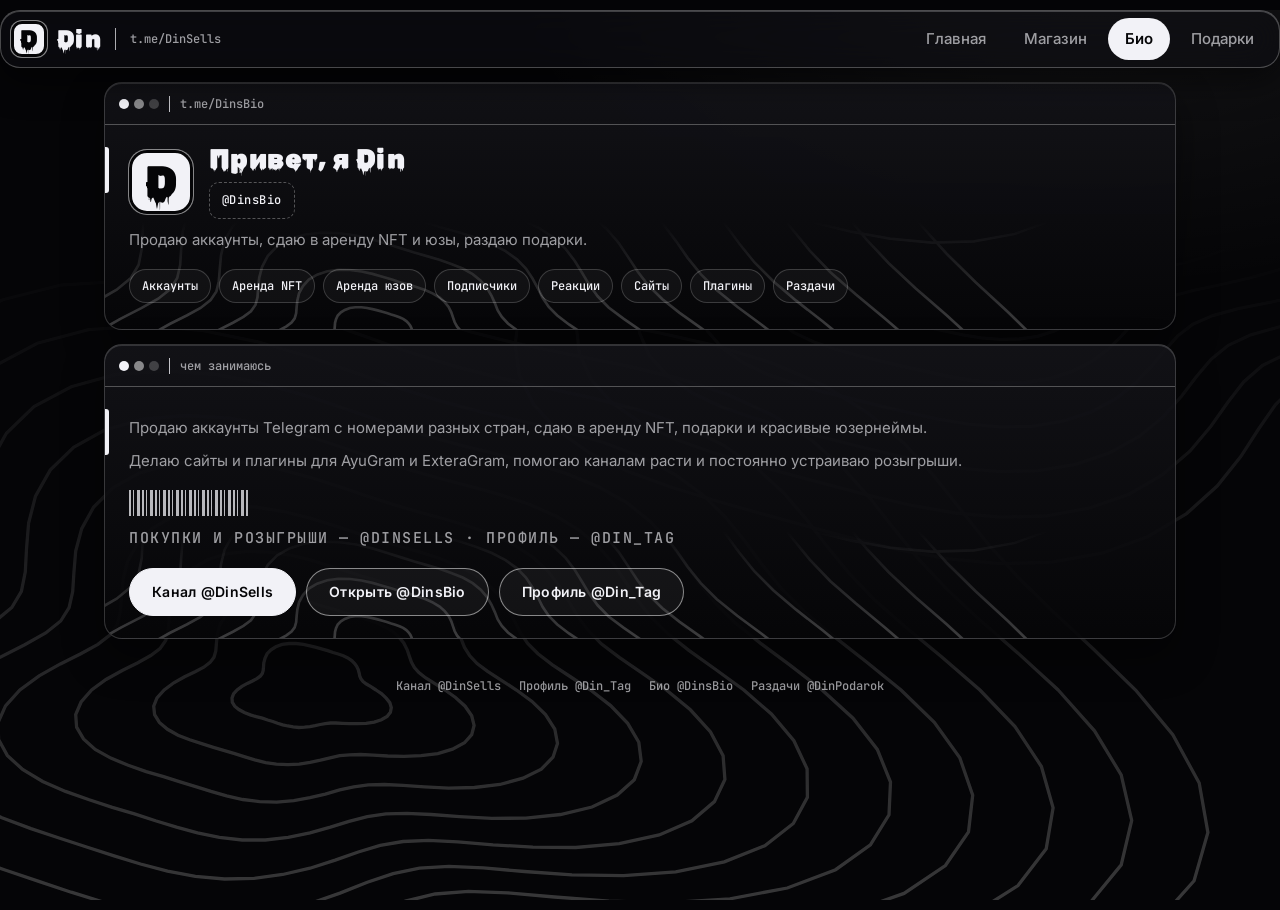
<file: bio.html>
<!doctype html>
<html lang="ru">
<head>
<meta charset="utf-8">
<meta name="viewport" content="width=device-width,initial-scale=1,viewport-fit=cover">
<title>Din — Био</title>
<meta name="description" content="Din: аккаунты, аренда, подарки, сайты и плагины в Telegram. Постоянные розыгрыши.">
<meta name="theme-color" content="#050507">
<link rel="icon" href="data:image/svg+xml,%3Csvg%20xmlns%3D%27http%3A//www.w3.org/2000/svg%27%20viewBox%3D%270%200%2064%2064%27%3E%3Crect%20width%3D%2764%27%20height%3D%2764%27%20rx%3D%2716%27%20fill%3D%27%23f2f2f7%27/%3E%3Crect%20x%3D%274%27%20y%3D%274%27%20width%3D%2756%27%20height%3D%2756%27%20rx%3D%2713%27%20fill%3D%27none%27%20stroke%3D%27%23050507%27%20stroke-width%3D%273%27/%3E%3Ctext%20x%3D%2732%27%20y%3D%2746%27%20font-family%3D%27Arial%20Black%2CArial%2Csans-serif%27%20font-weight%3D%27900%27%20font-size%3D%2740%27%20text-anchor%3D%27middle%27%20fill%3D%27%23050507%27%3ED%3C/text%3E%3C/svg%3E">
<link rel="preconnect" href="https://fonts.googleapis.com">
<link rel="preconnect" href="https://fonts.gstatic.com" crossorigin>
<link rel="preconnect" href="https://cdnjs.cloudflare.com" crossorigin>
<link href="https://fonts.googleapis.com/css2?family=Inter:wght@400;500;600&amp;family=JetBrains+Mono:wght@500&amp;family=Rubik+Wet+Paint&amp;display=swap" rel="stylesheet">
<link rel="stylesheet" href="style.css">
</head>
<body>
<noscript>Для этой страницы нужен JavaScript. Telegram: <a href="https://t.me/Din_Tag">@Din_Tag</a>, <a href="https://t.me/DinSells">@DinSells</a>, <a href="https://t.me/DinsBio">@DinsBio</a>, <a href="https://t.me/DinPodarok">@DinPodarok</a>.</noscript>
<div id="app"></div>
<script type="module" src="main.js"></script>
</body>
</html>
</file>
<file: style.css>
:root{--bg:#050507;--tx:#f2f2f7;--mu:rgba(242,242,247,.64);--ln:rgba(255,255,255,.18);--fd:'Rubik Wet Paint','Rubik',Inter,system-ui,sans-serif;--fm:'JetBrains Mono',ui-monospace,Menlo,Consolas,monospace}
*{box-sizing:border-box;-webkit-tap-highlight-color:transparent}
html{overflow-x:clip;background:var(--bg);color:var(--tx);-webkit-text-size-adjust:100%;scroll-behavior:smooth}
body{margin:0;min-height:100vh;font:400 16px/1.5 Inter,system-ui,-apple-system,"Segoe UI",Roboto,sans-serif;-webkit-font-smoothing:antialiased;text-rendering:optimizeLegibility;overflow-x:clip;max-width:100%;background:radial-gradient(900px 500px at 85% -5%,rgba(255,255,255,.07),transparent 65%),var(--bg)}
::selection{background:#f2f2f7;color:#050507}
:focus-visible{outline:2px solid #fff;outline-offset:3px}
a{color:inherit}
#bgc{position:fixed;inset:0;z-index:0;pointer-events:none;background:var(--ct) center bottom/cover no-repeat;opacity:.2;-webkit-mask-image:linear-gradient(transparent 25%,#000);mask-image:linear-gradient(transparent 25%,#000)}
#app{position:relative;z-index:1}
.w{width:calc(100% - 28px);max-width:1072px;margin:0 auto}
noscript{display:block;padding:24px;color:var(--mu)}

/* верхняя панель: настоящее стекло, карточки скроллятся под ней */
.bar{position:sticky;top:max(10px,env(safe-area-inset-top));z-index:50;display:flex;align-items:center;gap:14px;margin:10px auto 14px;padding:6px 8px 6px 10px;border-radius:20px;border:1px solid rgba(255,255,255,.26);background:rgba(14,14,18,.62);-webkit-backdrop-filter:blur(18px) saturate(1.5);backdrop-filter:blur(18px) saturate(1.5);box-shadow:inset 0 1px 0 rgba(255,255,255,.22),0 12px 34px rgba(0,0,0,.55)}
.logo{display:flex;align-items:center;gap:10px;text-decoration:none;min-height:44px}
.mk{position:relative;display:grid;place-items:center;width:36px;height:36px;border-radius:11px;background:#f2f2f7;color:#050507;font:400 24px/1 var(--fd);font-style:normal;box-shadow:0 0 0 3px #050507 inset,0 0 0 1px rgba(255,255,255,.5)}
.mk.lg{width:64px;height:64px;font-size:44px;border-radius:18px;flex:none}
.logo b{font:400 24px/1 var(--fd);letter-spacing:.02em}
.sep{width:1px;height:22px;background:#f2f2f7;opacity:.7}
.url{font:500 12px var(--fm);color:var(--mu);white-space:nowrap}
.bar nav{display:flex;gap:4px;margin-left:auto}
.bar nav a{display:flex;align-items:center;min-height:42px;padding:0 16px;border-radius:999px;color:var(--mu);text-decoration:none;font-weight:500;font-size:15px;border:1px solid transparent}
.bar nav a:hover{color:var(--tx)}
.bar nav a[aria-current]{background:#f2f2f7;color:#050507;font-weight:600}
.bg{display:none;margin-left:auto;width:46px;height:46px;border-radius:14px;border:1px solid var(--ln);background:rgba(255,255,255,.06);cursor:pointer;flex-direction:column;align-items:center;justify-content:center;gap:6px;padding:0}
.bg i{display:block;height:2px;background:var(--tx);border-radius:2px;transition:.2s}
.bg i:nth-child(1){width:20px}.bg i:nth-child(2){width:12px;align-self:flex-end;margin-right:13px}
.bar.open .bg i:nth-child(1){transform:translateY(4px) rotate(45deg)}
.bar.open .bg i:nth-child(2){width:20px;margin:0;transform:translateY(-4px) rotate(-45deg)}
@media(max-width:719px){
 .url,.sep{display:none}
 .bg{display:flex}
 .bar nav{display:none;position:absolute;left:0;right:0;top:calc(100% + 8px);margin:0;flex-direction:column;padding:8px;border-radius:20px;border:1px solid rgba(255,255,255,.22);background:rgba(14,14,18,.9);-webkit-backdrop-filter:blur(20px);backdrop-filter:blur(20px);box-shadow:0 20px 50px rgba(0,0,0,.6)}
 .bar.open nav{display:flex}
 .bar nav a{min-height:50px;font-size:16px;border-radius:14px}
}

/* карточки в стиле баннера: шапка с точками, белая планка, контурные линии, штрихкод */
.pg{display:grid;gap:14px;grid-template-columns:1fr;padding-bottom:8px}
.span{grid-column:1/-1}
@media(min-width:720px){.pg{grid-template-columns:repeat(2,1fr)}}
@media(min-width:1000px){.pg.s3{grid-template-columns:repeat(3,1fr)}}
.cd{position:relative;display:block;color:inherit;text-decoration:none;overflow:hidden;border-radius:18px;border:1px solid var(--ln);background:linear-gradient(180deg,rgba(20,20,25,.88),rgba(6,6,8,.94));box-shadow:inset 0 1px 0 rgba(255,255,255,.14),0 18px 40px rgba(0,0,0,.45)}
.cd::before{content:"";position:absolute;left:0;top:64px;width:4px;height:46px;background:#f2f2f7;border-radius:0 3px 3px 0;z-index:2}
.cd::after{content:"";position:absolute;left:0;right:0;bottom:0;height:110px;background:var(--ct) 30% 70%/cover;opacity:.22;-webkit-mask-image:linear-gradient(transparent,#000);mask-image:linear-gradient(transparent,#000);pointer-events:none}
a.cd{transition:transform .2s,border-color .2s}
a.cd:active{transform:scale(.985)}
@media(hover:hover){a.cd:hover{border-color:rgba(255,255,255,.5);transform:translateY(-2px)}}
.ch{position:relative;z-index:1;display:flex;align-items:center;gap:10px;height:42px;padding:0 14px;border-bottom:1px solid rgba(255,255,255,.28);font:500 12px/1 var(--fm);color:var(--mu)}
.ch span{white-space:nowrap;overflow:hidden;text-overflow:ellipsis}
.ch em{margin-left:auto;font-style:normal;padding:4px 8px;border:1px solid var(--ln);border-radius:99px;font-size:10px;letter-spacing:.06em;text-transform:uppercase;white-space:nowrap}
.dots{display:flex;gap:5px}
.dots i{width:10px;height:10px;border-radius:50%;background:#f2f2f7}
.dots i:nth-child(2){background:rgba(255,255,255,.5)}.dots i:nth-child(3){background:rgba(255,255,255,.2)}
.ch b{width:1px;height:16px;background:#f2f2f7;opacity:.8;flex:none}
.cb{position:relative;z-index:1;padding:20px 18px 22px 24px}
.cb::after{content:"";display:table;clear:both}
.cd h1,.cd h2,.cd h3{margin:0;font:400 27px/1.08 var(--fd);letter-spacing:.015em;overflow-wrap:anywhere}
.cd h1{font-size:clamp(72px,22vw,200px);line-height:.92;margin:0 0 6px;white-space:nowrap;max-width:100%}
.cd p{margin:10px 0 0;color:var(--mu);font-size:15px}
.cd p.sub{font-size:17px;max-width:520px}
.idx,.spec{display:block;font:500 12px/1.4 var(--fm);color:var(--mu);letter-spacing:.04em}
.idx{margin-bottom:8px}
.spec{margin-top:14px;padding:9px 12px;border:1px dashed rgba(255,255,255,.3);border-radius:10px;color:var(--tx);overflow-wrap:anywhere}
.acts{display:flex;flex-wrap:wrap;gap:10px;margin-top:20px}
.btn{display:inline-flex;align-items:center;justify-content:center;min-height:48px;padding:0 22px;border-radius:999px;border:1px solid rgba(255,255,255,.5);background:rgba(255,255,255,.05);color:var(--tx);text-decoration:none;font:600 14px/1 Inter,sans-serif;letter-spacing:.02em;transition:transform .15s,background .2s}
.btn:active{transform:scale(.97)}
.btn.p{background:#f2f2f7;border-color:#f2f2f7;color:#050507}
.tile .go{display:inline-block;margin-top:14px;font:500 12px var(--fm);letter-spacing:.06em;text-transform:uppercase;border-bottom:1px solid #f2f2f7;padding-bottom:3px}
.me{display:flex;align-items:center;gap:16px;margin-bottom:6px}
.chips{display:flex;flex-wrap:wrap;gap:8px;margin:18px 0 4px}
.chips span{padding:8px 12px;border:1px solid var(--ln);border-radius:99px;font:500 12px var(--fm);background:rgba(255,255,255,.04)}
.lab{font:500 11px var(--fm);letter-spacing:.1em;text-transform:uppercase;color:var(--mu)}
.bar-code{display:block;margin-top:18px;width:120px;height:26px;background:repeating-linear-gradient(90deg,#f2f2f7 0 2px,transparent 2px 4px,#f2f2f7 4px 5px,transparent 5px 8px,#f2f2f7 8px 11px,transparent 11px 13px);opacity:.75}

/* стикеры живут внутри карточек и скроллятся вместе с ними */
.st{float:right;width:96px;height:96px;margin:-6px -6px 6px 10px;pointer-events:none;animation:bob 6s ease-in-out infinite alternate;contain:layout paint}
.st canvas{display:block;width:100%!important;height:100%!important}
.st.bear{width:132px;height:132px}
.srow{display:flex;gap:10px;margin-top:18px;clear:both}
.srow .st{float:none;margin:0;width:86px;height:86px}
@keyframes bob{from{transform:translateY(-2px) rotate(-1.5deg)}to{transform:translateY(3px) rotate(1.5deg)}}

#m.in{animation:fin .3s ease both}
@keyframes fin{from{opacity:0;transform:translateY(8px)}to{opacity:1;transform:none}}
.ft{width:calc(100% - 28px);max-width:1072px;margin:0 auto;padding:30px 0 calc(40px + env(safe-area-inset-bottom));text-align:center;font:500 12px/1.6 var(--fm);color:var(--mu);display:flex;flex-wrap:wrap;justify-content:center;gap:8px 18px}
.ft a{text-decoration:none;white-space:nowrap}
@media(prefers-reduced-motion:reduce){.st,#m.in{animation:none}html{scroll-behavior:auto}}

/* мини-арты в карточках товаров */
.art{position:relative;display:flex;align-items:center;gap:14px;min-height:112px;margin:2px 0 16px;padding:14px;border-radius:14px;border:1px solid rgba(255,255,255,.24);background:linear-gradient(160deg,rgba(255,255,255,.11),rgba(255,255,255,.02));box-shadow:inset 0 1px 0 rgba(255,255,255,.14);overflow:hidden}
.art.col{flex-direction:column;align-items:stretch;justify-content:center;gap:9px}
.art.mid{justify-content:center;gap:6px}
.art .st{float:none;margin:0;width:88px;height:88px}
.fl{position:relative;display:block;flex:none;width:46px;height:46px;border-radius:50%;border:2px solid rgba(255,255,255,.55);overflow:hidden}
.fl.us{background:repeating-linear-gradient(180deg,#c9364a 0 6.3px,#f1f1f5 6.3px 12.6px)}
.fl.us::after{content:"";position:absolute;left:0;top:0;width:58%;height:57%;background:#34408f radial-gradient(#fff 1px,transparent 1.6px) 0 0/6px 6px}
.fl.jp{background:radial-gradient(circle,#d0243c 0 44%,#f4f4f8 46%)}
.nm{display:flex;flex-direction:column;gap:2px;min-width:0}
.nm b{font:600 18px/1.2 Inter,sans-serif;letter-spacing:.02em;white-space:nowrap}
.nm b.xl{font-size:30px}
.nm small,.rw small{font:500 12px var(--fm);color:var(--mu)}
.sig{margin-left:auto;display:flex;align-items:flex-end;gap:3px;height:20px}
.sig i{display:block;width:4px;background:rgba(255,255,255,.6);border-radius:1px}
.sig i:nth-child(1){height:6px}.sig i:nth-child(2){height:10px}.sig i:nth-child(3){height:15px}.sig i:nth-child(4){height:20px}
.rw{display:flex;align-items:center;gap:10px;padding:7px 14px;border:1px solid var(--ln);border-radius:99px;background:rgba(255,255,255,.07)}
.rw b{font:600 15px Inter,sans-serif}.rw small{margin-left:auto}
.av{width:22px;height:22px;border-radius:50%;background:linear-gradient(135deg,#f2f2f7,#6c6c78);flex:none}
.bars{display:flex;align-items:flex-end;gap:5px;height:76px;margin-left:auto;width:42%}
.bars i{flex:1;border-radius:3px;background:linear-gradient(#f2f2f7,rgba(242,242,247,.25))}
.pl{display:flex;gap:8px}
.pl span{padding:5px 12px;border:1px solid var(--ln);border-radius:99px;background:rgba(255,255,255,.08);font:600 13px Inter,sans-serif}
.art.col svg{width:100%;height:44px;display:block}
.art.web{flex-direction:column;align-items:stretch;gap:12px;padding:0}
.wb{display:flex;align-items:center;height:28px;padding:0 12px;background:rgba(255,255,255,.08);border-bottom:1px solid var(--ln)}
.wl{display:flex;flex-direction:column;gap:8px;padding:0 14px 14px}
.wl span{display:block;height:6px;border-radius:3px;background:#f2f2f7}
.cg{position:absolute;right:16px;bottom:10px;font:700 32px var(--fm);color:#f2f2f7;opacity:.9}

.st.bear{width:118px;height:118px}@media(min-width:720px){.st.bear{width:150px;height:150px}}
img,svg,canvas{max-width:100%}
</file>
